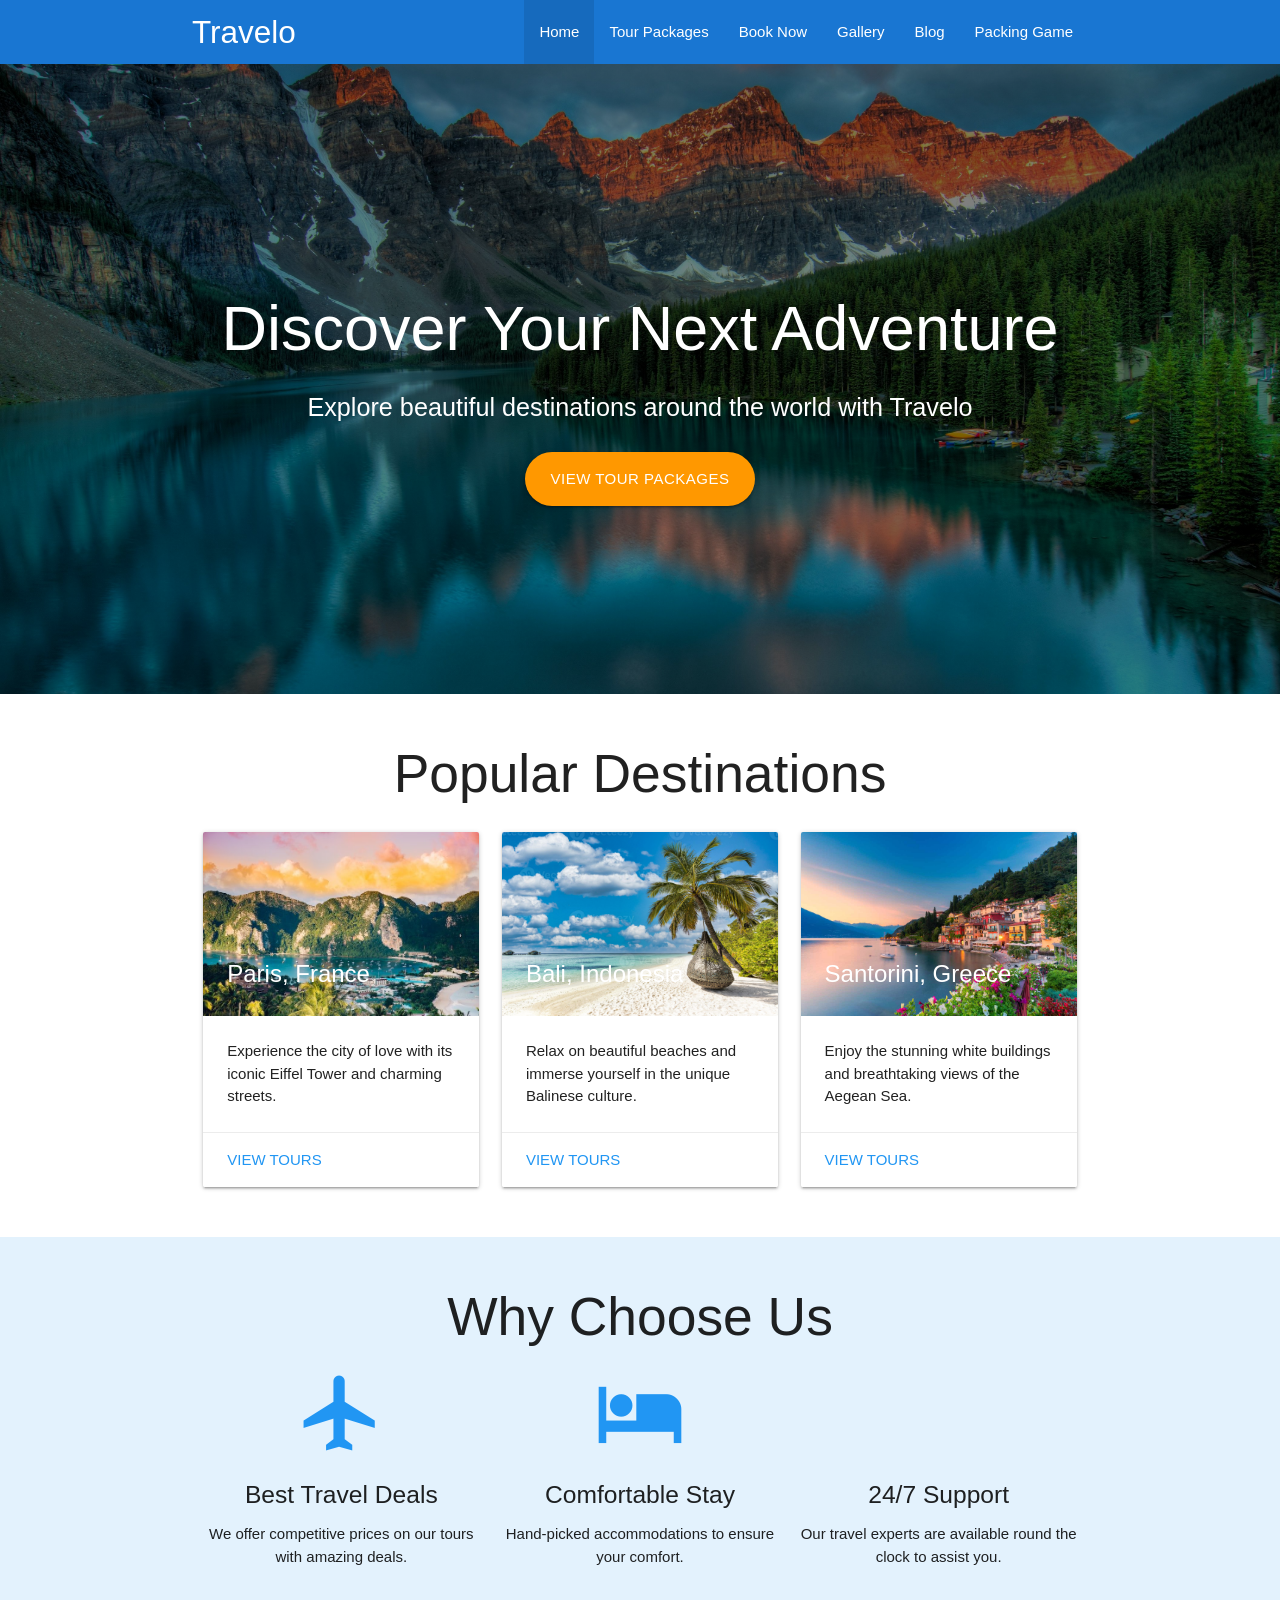
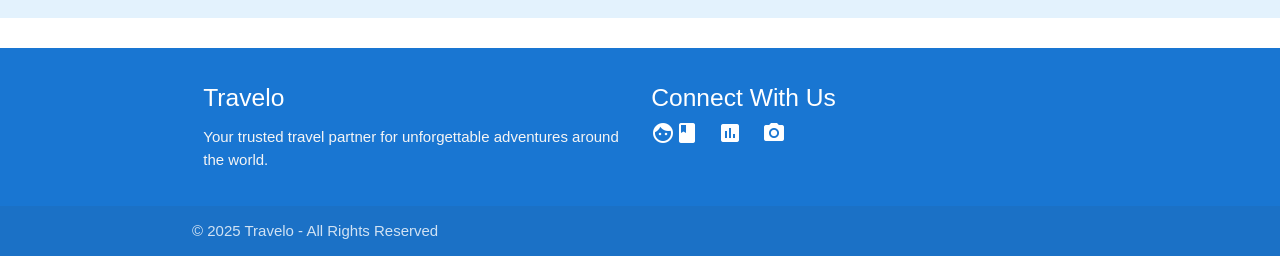
<file: index.html>
<!DOCTYPE html>
<html lang="en">
<head>
    <meta charset="UTF-8">
    <title>Travelo - Your Travel Guide</title>
    <link rel="stylesheet" href="https://cdnjs.cloudflare.com/ajax/libs/materialize/1.0.0/css/materialize.min.css">
    <link href="https://fonts.googleapis.com/icon?family=Material+Icons" rel="stylesheet">
    <link rel="stylesheet" href="css/style.css">
    <style>
        .hero-section {
            height: 70vh;
            background: linear-gradient(rgba(0,0,0,0.5), rgba(0,0,0,0.5)), url('images/hero-bg.jpg');
            background-size: cover;
            background-position: center;
            color: white;
            display: flex;
            align-items: center;
            justify-content: center;
            text-align: center;
        }
        .destination-card {
            transition: transform 0.3s;
        }
        .destination-card:hover {
            transform: translateY(-10px);
        }
    </style>
</head>
<body>
    <nav class="blue darken-2">
        <div class="nav-wrapper container">
            <a href="index.html" class="brand-logo">Travelo</a>
            <ul class="right">
                <li class="active"><a href="index.html">Home</a></li>
                <li><a href="packages.html">Tour Packages</a></li>
                <li><a href="reservation.html">Book Now</a></li>
                <li><a href="gallery.html">Gallery</a></li>
                <li><a href="blog.html">Blog</a></li>
                <li><a href="game.html">Packing Game</a></li>
            </ul>
        </div>
    </nav>

    <div class="hero-section">
        <div class="container">
            <h1>Discover Your Next Adventure</h1>
            <p class="flow-text">Explore beautiful destinations around the world with Travelo</p>
            <a href="packages.html" class="btn-large waves-effect waves-light orange">View Tour Packages</a>
        </div>
    </div>

    <div class="container section">
        <h2 class="center-align">Popular Destinations</h2>
        <div class="row">
            <div class="col l4">
                <div class="card destination-card">
                    <div class="card-image">
                        <img src="images/placeholder1.jpg" alt="Destination 1">
                        <span class="card-title">Paris, France</span>
                    </div>
                    <div class="card-content">
                        <p>Experience the city of love with its iconic Eiffel Tower and charming streets.</p>
                    </div>
                    <div class="card-action">
                        <a href="packages.html" class="blue-text">View Tours</a>
                    </div>
                </div>
            </div>
            <div class="col l4">
                <div class="card destination-card">
                    <div class="card-image">
                        <img src="images/placeholder2.jpg" alt="Destination 2">
                        <span class="card-title">Bali, Indonesia</span>
                    </div>
                    <div class="card-content">
                        <p>Relax on beautiful beaches and immerse yourself in the unique Balinese culture.</p>
                    </div>
                    <div class="card-action">
                        <a href="packages.html" class="blue-text">View Tours</a>
                    </div>
                </div>
            </div>
            <div class="col l4">
                <div class="card destination-card">
                    <div class="card-image">
                        <img src="images/placeholder3.jpg" alt="Destination 3">
                        <span class="card-title">Santorini, Greece</span>
                    </div>
                    <div class="card-content">
                        <p>Enjoy the stunning white buildings and breathtaking views of the Aegean Sea.</p>
                    </div>
                    <div class="card-action">
                        <a href="packages.html" class="blue-text">View Tours</a>
                    </div>
                </div>
            </div>
        </div>
    </div>

    <div class="blue lighten-5 section">
        <div class="container">
            <h2 class="center-align">Why Choose Us</h2>
            <div class="row">
                <div class="col l4 center-align">
                    <i class="material-icons large blue-text">flight</i>
                    <h5>Best Travel Deals</h5>
                    <p>We offer competitive prices on our tours with amazing deals.</p>
                </div>
                <div class="col l4 center-align">
                    <i class="material-icons large blue-text">hotel</i>
                    <h5>Comfortable Stay</h5>
                    <p>Hand-picked accommodations to ensure your comfort.</p>
                </div>
                <div class="col l4 center-align">
                    <i class="material-icons large blue-text">support_agent</i>
                    <h5>24/7 Support</h5>
                    <p>Our travel experts are available round the clock to assist you.</p>
                </div>
            </div>
        </div>
    </div>

    <footer class="page-footer blue darken-2">
        <div class="container">
            <div class="row">
                <div class="col l6">
                    <h5 class="white-text">Travelo</h5>
                    <p class="grey-text text-lighten-4">Your trusted travel partner for unforgettable adventures around the world.</p>
                </div>
                <div class="col l6">
                    <h5 class="white-text">Connect With Us</h5>
                    <div class="social-links">
                        <a href="#" class="white-text"><i class="material-icons">facebook</i></a>
                        <a href="#" class="white-text"><i class="material-icons">insert_chart</i></a>
                        <a href="#" class="white-text"><i class="material-icons">photo_camera</i></a>
                    </div>
                </div>
            </div>
        </div>
        <div class="footer-copyright">
            <div class="container">
                © 2025 Travelo - All Rights Reserved
            </div>
        </div>
    </footer>

    <script src="https://code.jquery.com/jquery-3.6.0.min.js"></script>
    <script src="https://cdnjs.cloudflare.com/ajax/libs/materialize/1.0.0/js/materialize.min.js"></script>
    <script src="scripts/main.js"></script>
</body>
</html>
</file>
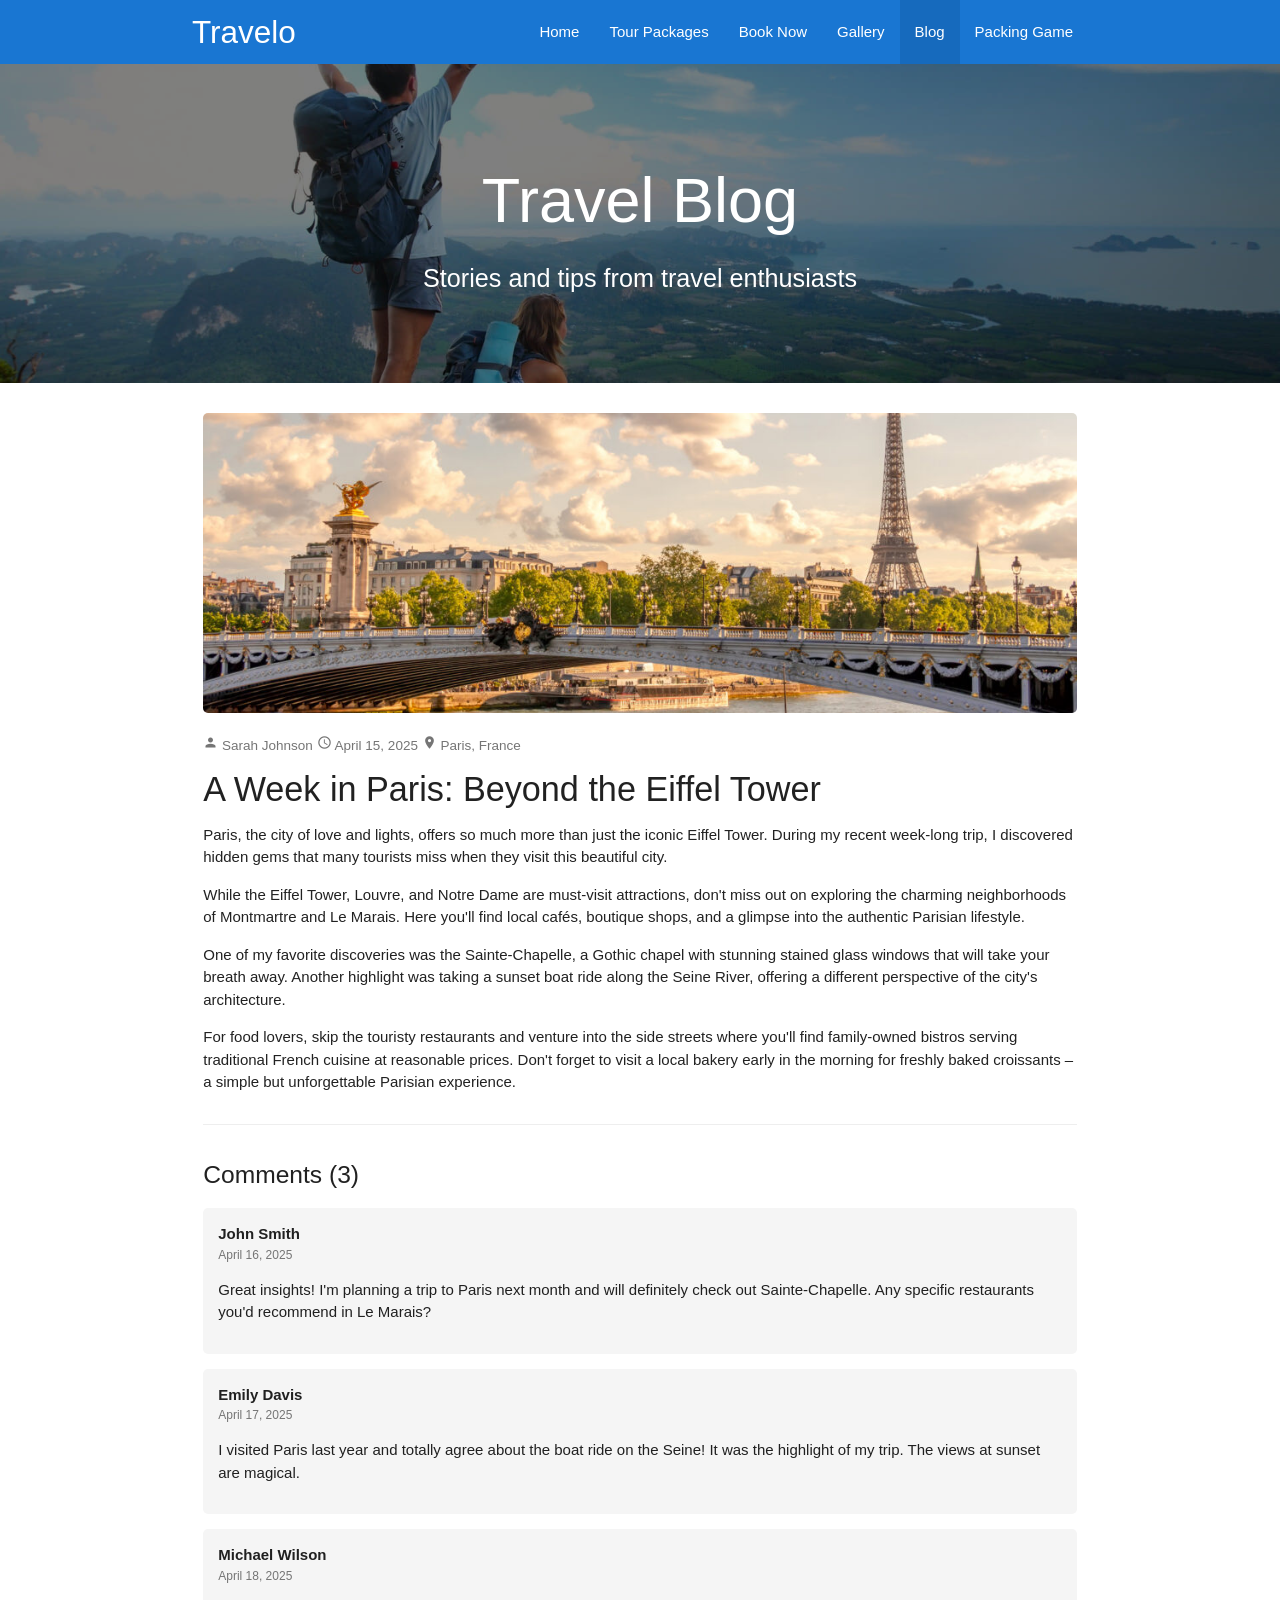
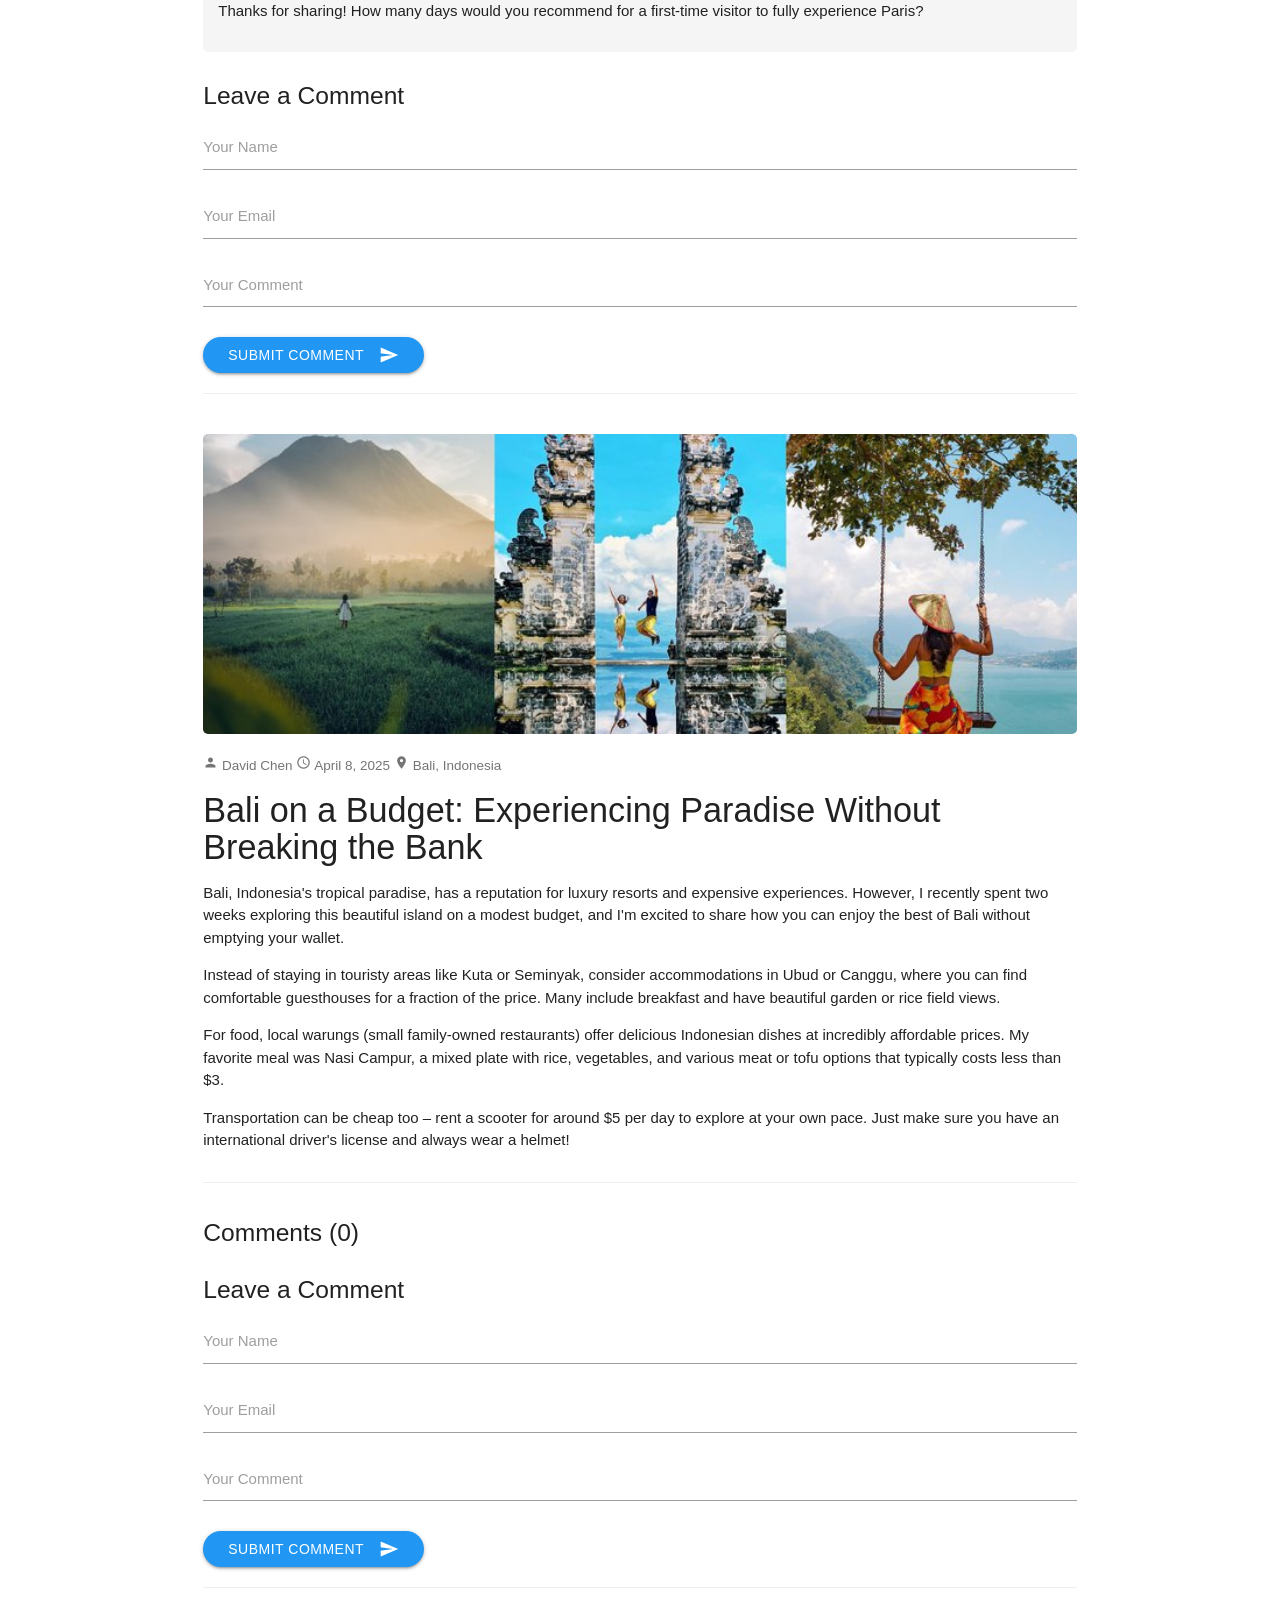
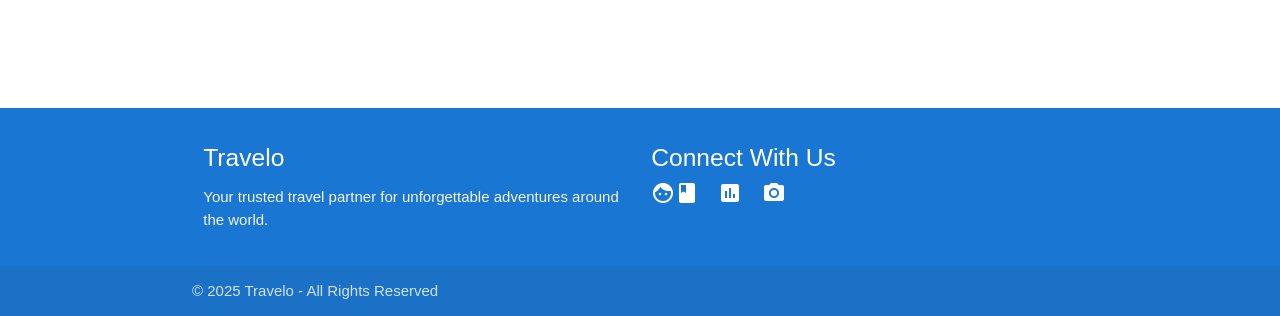
<file: blog.html>
<!DOCTYPE html>
<html lang="en">
<head>
    <meta charset="UTF-8">
    <meta name="viewport" content="width=device-width, initial-scale=1.0">
    <title>Travel Blog - Travelo</title>
    <link rel="stylesheet" href="https://cdnjs.cloudflare.com/ajax/libs/materialize/1.0.0/css/materialize.min.css">
    <link href="https://fonts.googleapis.com/icon?family=Material+Icons" rel="stylesheet">
    <link rel="stylesheet" href="css/style.css">
    <style>
        .blog-header {
            background: linear-gradient(rgba(0,0,0,0.5), rgba(0,0,0,0.5)), url('images/blog-bg.jpg');
            background-size: cover;
            background-position: center;
            color: white;
            padding: 60px 0;
            text-align: center;
        }
        .blog-container {
            padding: 30px 0;
        }
        .blog-post {
            margin-bottom: 40px;
            border-bottom: 1px solid #eee;
            padding-bottom: 20px;
        }
        .blog-image {
            width: 100%;
            height: 300px;
            object-fit: cover;
            border-radius: 5px;
            margin-bottom: 15px;
        }
        .blog-meta {
            color: #757575;
            margin-bottom: 15px;
            font-size: 0.9rem;
        }
        .blog-title {
            margin-top: 0;
        }
        .comment-section {
            margin-top: 30px;
            padding-top: 20px;
            border-top: 1px solid #eee;
        }
        .comment {
            padding: 15px;
            background-color: #f5f5f5;
            border-radius: 5px;
            margin-bottom: 15px;
        }
        .comment-author {
            font-weight: bold;
        }
        .comment-date {
            font-size: 0.8rem;
            color: #757575;
        }
        .comment-form {
            margin-top: 30px;
        }
        #comments-list {
            margin-top: 20px;
        }
    </style>
</head>
<body>
    <nav class="blue darken-2">
        <div class="nav-wrapper container">
            <a href="index.html" class="brand-logo">Travelo</a>
            <a href="#" data-target="mobile-nav" class="sidenav-trigger"><i class="material-icons">menu</i></a>
            <ul class="right hide-on-med-and-down">
                <li><a href="index.html">Home</a></li>
                <li><a href="packages.html">Tour Packages</a></li>
                <li><a href="reservation.html">Book Now</a></li>
                <li><a href="gallery.html">Gallery</a></li>
                <li class="active"><a href="blog.html">Blog</a></li>
                <li><a href="game.html">Packing Game</a></li>
            </ul>
        </div>
    </nav>
    
    <ul class="sidenav" id="mobile-nav">
        <li><a href="index.html">Home</a></li>
        <li><a href="packages.html">Tour Packages</a></li>
        <li><a href="reservation.html">Book Now</a></li>
        <li><a href="gallery.html">Gallery</a></li>
        <li class="active"><a href="blog.html">Blog</a></li>
        <li><a href="game.html">Packing Game</a></li>
    </ul>

    <div class="blog-header">
        <div class="container">
            <h1>Travel Blog</h1>
            <p class="flow-text">Stories and tips from travel enthusiasts</p>
        </div>
    </div>

    <div class="container blog-container">
        <div class="row">
            <div class="col s12">
                <div id="blog-post1" class="blog-post">
                    <img src="images/blog1.jpg" alt="Blog Image 1" class="blog-image">
                    <div class="blog-meta">
                        <span><i class="tiny material-icons">person</i> Sarah Johnson</span>
                        <span><i class="tiny material-icons">access_time</i> April 15, 2025</span>
                        <span><i class="tiny material-icons">place</i> Paris, France</span>
                    </div>
                    <h4 class="blog-title">A Week in Paris: Beyond the Eiffel Tower</h4>
                    <p>Paris, the city of love and lights, offers so much more than just the iconic Eiffel Tower. During my recent week-long trip, I discovered hidden gems that many tourists miss when they visit this beautiful city.</p>
                    <p>While the Eiffel Tower, Louvre, and Notre Dame are must-visit attractions, don't miss out on exploring the charming neighborhoods of Montmartre and Le Marais. Here you'll find local cafés, boutique shops, and a glimpse into the authentic Parisian lifestyle.</p>
                    <p>One of my favorite discoveries was the Sainte-Chapelle, a Gothic chapel with stunning stained glass windows that will take your breath away. Another highlight was taking a sunset boat ride along the Seine River, offering a different perspective of the city's architecture.</p>
                    <p>For food lovers, skip the touristy restaurants and venture into the side streets where you'll find family-owned bistros serving traditional French cuisine at reasonable prices. Don't forget to visit a local bakery early in the morning for freshly baked croissants – a simple but unforgettable Parisian experience.</p>
                    <div class="comment-section">
                        <h5>Comments (3)</h5>
                        <div id="comments-list">
                            <div class="comment">
                                <div class="comment-author">John Smith</div>
                                <div class="comment-date">April 16, 2025</div>
                                <p>Great insights! I'm planning a trip to Paris next month and will definitely check out Sainte-Chapelle. Any specific restaurants you'd recommend in Le Marais?</p>
                            </div>
                            <div class="comment">
                                <div class="comment-author">Emily Davis</div>
                                <div class="comment-date">April 17, 2025</div>
                                <p>I visited Paris last year and totally agree about the boat ride on the Seine! It was the highlight of my trip. The views at sunset are magical.</p>
                            </div>
                            <div class="comment">
                                <div class="comment-author">Michael Wilson</div>
                                <div class="comment-date">April 18, 2025</div>
                                <p>Thanks for sharing! How many days would you recommend for a first-time visitor to fully experience Paris?</p>
                            </div>
                        </div>
                        
                        <div class="comment-form">
                            <h5>Leave a Comment</h5>
                            <form id="comment-form">
                                <div class="input-field">
                                    <input id="comment-name" type="text" class="validate" required>
                                    <label for="comment-name">Your Name</label>
                                </div>
                                <div class="input-field">
                                    <input id="comment-email" type="email" class="validate" required>
                                    <label for="comment-email">Your Email</label>
                                </div>
                                <div class="input-field">
                                    <textarea id="comment-text" class="materialize-textarea" required></textarea>
                                    <label for="comment-text">Your Comment</label>
                                </div>
                                <button class="btn waves-effect waves-light blue" type="submit">
                                    Submit Comment
                                    <i class="material-icons right">send</i>
                                </button>
                            </form>
                        </div>
                    </div>
                </div>
                
                <div id="blog-post2" class="blog-post">
                    <img src="images/blog2.jpg" alt="Blog Image 2" class="blog-image">
                    <div class="blog-meta">
                        <span><i class="tiny material-icons">person</i> David Chen</span>
                        <span><i class="tiny material-icons">access_time</i> April 8, 2025</span>
                        <span><i class="tiny material-icons">place</i> Bali, Indonesia</span>
                    </div>
                    <h4 class="blog-title">Bali on a Budget: Experiencing Paradise Without Breaking the Bank</h4>
                    <p>Bali, Indonesia's tropical paradise, has a reputation for luxury resorts and expensive experiences. However, I recently spent two weeks exploring this beautiful island on a modest budget, and I'm excited to share how you can enjoy the best of Bali without emptying your wallet.</p>
                    <p>Instead of staying in touristy areas like Kuta or Seminyak, consider accommodations in Ubud or Canggu, where you can find comfortable guesthouses for a fraction of the price. Many include breakfast and have beautiful garden or rice field views.</p>
                    <p>For food, local warungs (small family-owned restaurants) offer delicious Indonesian dishes at incredibly affordable prices. My favorite meal was Nasi Campur, a mixed plate with rice, vegetables, and various meat or tofu options that typically costs less than $3.</p>
                    <p>Transportation can be cheap too – rent a scooter for around $5 per day to explore at your own pace. Just make sure you have an international driver's license and always wear a helmet!</p>
                    <div class="comment-section">
                        <h5>Comments (0)</h5>
                        <div id="comments-list-post2">
                            <!-- Comments will appear here -->
                        </div>
                        
                        <div class="comment-form">
                            <h5>Leave a Comment</h5>
                            <form id="comment-form-post2">
                                <div class="input-field">
                                    <input id="comment-name-post2" type="text" class="validate" required>
                                    <label for="comment-name-post2">Your Name</label>
                                </div>
                                <div class="input-field">
                                    <input id="comment-email-post2" type="email" class="validate" required>
                                    <label for="comment-email-post2">Your Email</label>
                                </div>
                                <div class="input-field">
                                    <textarea id="comment-text-post2" class="materialize-textarea" required></textarea>
                                    <label for="comment-text-post2">Your Comment</label>
                                </div>
                                <button class="btn waves-effect waves-light blue" type="submit">
                                    Submit Comment
                                    <i class="material-icons right">send</i>
                                </button>
                            </form>
                        </div>
                    </div>
                </div>
            </div>
        </div>
    </div>

    <footer class="page-footer blue darken-2">
        <div class="container">
            <div class="row">
                <div class="col s12 m6">
                    <h5 class="white-text">Travelo</h5>
                    <p class="grey-text text-lighten-4">Your trusted travel partner for unforgettable adventures around the world.</p>
                </div>
                <div class="col s12 m6">
                    <h5 class="white-text">Connect With Us</h5>
                    <div class="social-links">
                        <a href="#" class="white-text"><i class="material-icons">facebook</i></a>
                        <a href="#" class="white-text"><i class="material-icons">insert_chart</i></a>
                        <a href="#" class="white-text"><i class="material-icons">photo_camera</i></a>
                    </div>
                </div>
            </div>
        </div>
        <div class="footer-copyright">
            <div class="container">
                © 2025 Travelo - All Rights Reserved
            </div>
        </div>
    </footer>

    <script src="https://code.jquery.com/jquery-3.6.0.min.js"></script>
    <script src="https://cdnjs.cloudflare.com/ajax/libs/materialize/1.0.0/js/materialize.min.js"></script>
    <script src="scripts/blog.js"></script>
</body>
</html>
</file>
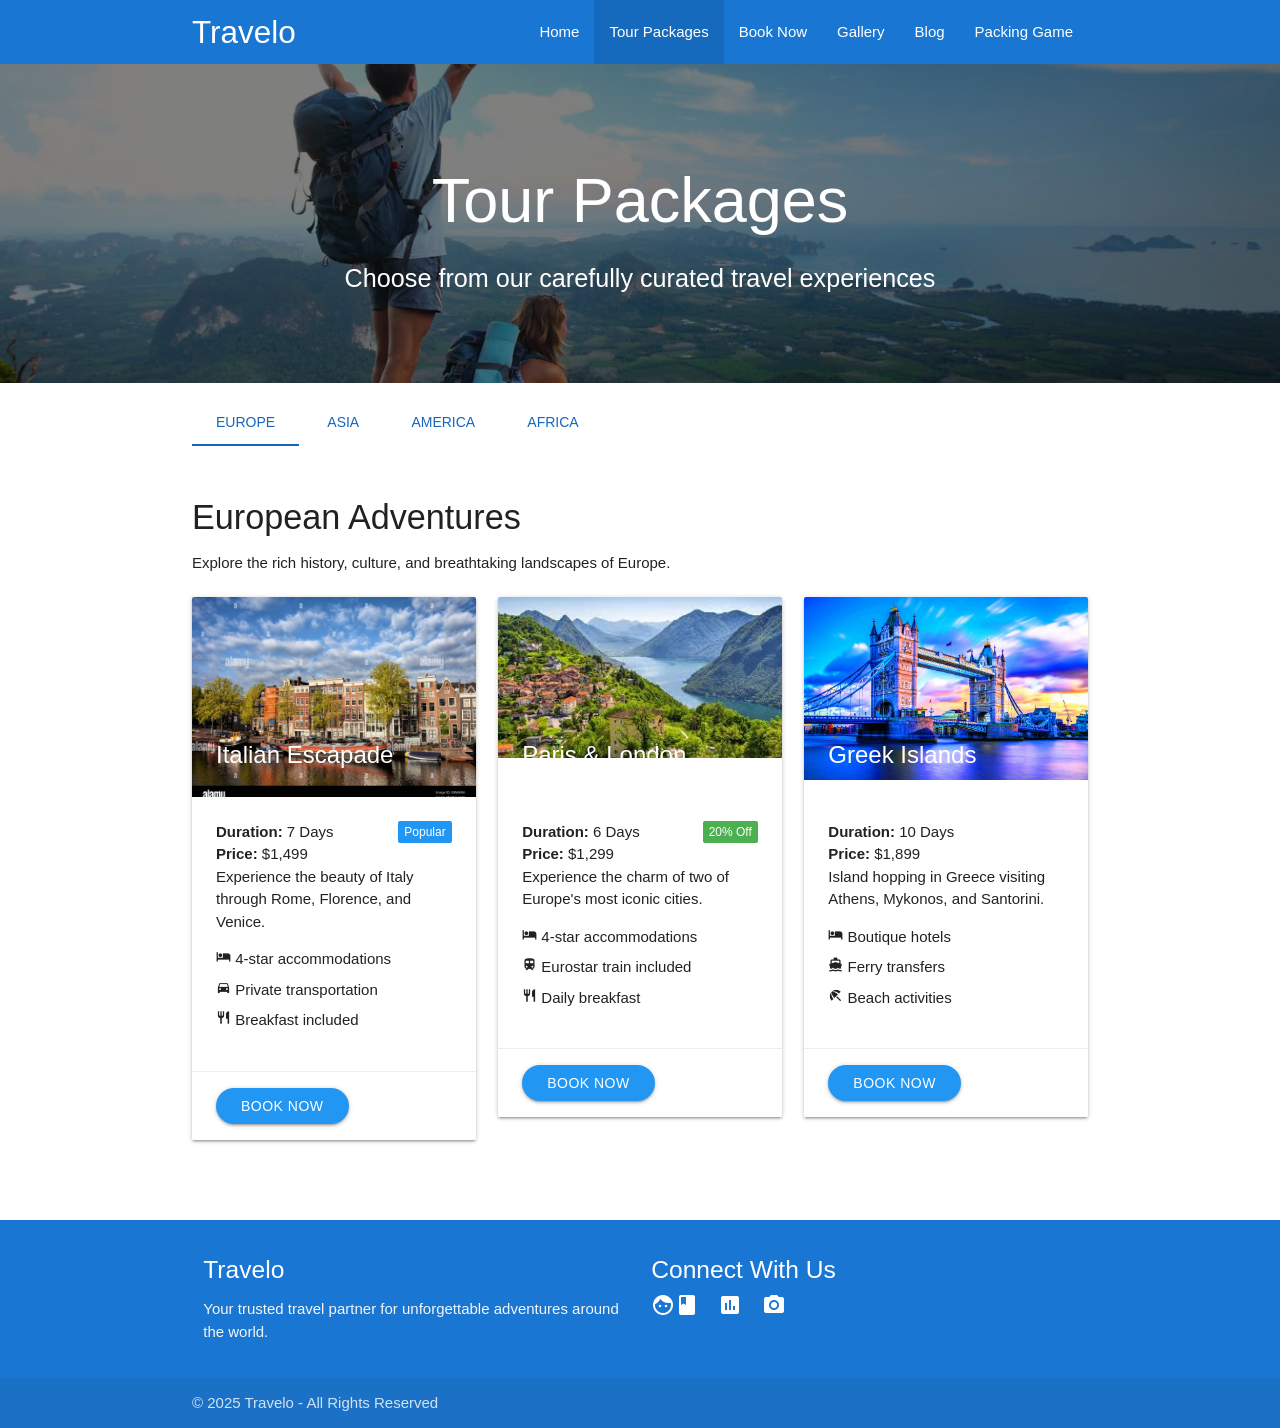
<file: packages.html>
<!DOCTYPE html>
<html lang="en">
<head>
    <meta charset="UTF-8">
    <meta name="viewport" content="width=device-width, initial-scale=1.0">
    <title>Tour Packages - Travelo</title>
    <link rel="stylesheet" href="https://cdnjs.cloudflare.com/ajax/libs/materialize/1.0.0/css/materialize.min.css">
    <link href="https://fonts.googleapis.com/icon?family=Material+Icons" rel="stylesheet">
    <link rel="stylesheet" href="css/style.css">
    <style>
        .package-header {
            background: linear-gradient(rgba(0,0,0,0.5), rgba(0,0,0,0.5)), url('images/package-bg.jpg');
            background-size: cover;
            background-position: center;
            color: white;
            padding: 60px 0;
            text-align: center;
        }
        .package-card {
            height: 100%;
        }
        .package-card .card-image {
            height: 200px;
            overflow: hidden;
        }
        .package-features {
            margin-top: 15px;
        }
        .package-features li {
            margin-bottom: 8px;
        }
        .tabs .tab a {
            color: #1565C0;
        }
        .tabs .tab a:hover,
        .tabs .tab a.active {
            background-color: transparent;
            color: #1565C0;
        }
        .tabs .indicator {
            background-color: #1565C0;
        }
        .tabs-content {
            display: block;
            width: 100%;
        }
    </style>
</head>
<body>
    <nav class="blue darken-2">
        <div class="nav-wrapper container">
            <a href="index.html" class="brand-logo">Travelo</a>
            <a href="#" data-target="mobile-nav" class="sidenav-trigger"><i class="material-icons">menu</i></a>
            <ul class="right hide-on-med-and-down">
                <li><a href="index.html">Home</a></li>
                <li class="active"><a href="packages.html">Tour Packages</a></li>
                <li><a href="reservation.html">Book Now</a></li>
                <li><a href="gallery.html">Gallery</a></li>
                <li><a href="blog.html">Blog</a></li>
                <li><a href="game.html">Packing Game</a></li>
            </ul>
        </div>
    </nav>
    
    <ul class="sidenav" id="mobile-nav">
        <li><a href="index.html">Home</a></li>
        <li class="active"><a href="packages.html">Tour Packages</a></li>
        <li><a href="reservation.html">Book Now</a></li>
        <li><a href="gallery.html">Gallery</a></li>
        <li><a href="blog.html">Blog</a></li>
        <li><a href="game.html">Packing Game</a></li>
    </ul>

    <div class="package-header">
        <div class="container">
            <h1>Tour Packages</h1>
            <p class="flow-text">Choose from our carefully curated travel experiences</p>
        </div>
    </div>

    <div class="container section">
        <ul class="tabs">
            <li class="tab col s3"><a class="active" href="#europe">Europe</a></li>
            <li class="tab col s3"><a href="#asia">Asia</a></li>
            <li class="tab col s3"><a href="#america">America</a></li>
            <li class="tab col s3"><a href="#africa">Africa</a></li>
        </ul>
    </div>

    <div class="container section">
        <div class="tabs-content">
            <div id="europe" class="col s12">
                <h4>European Adventures</h4>
                <p>Explore the rich history, culture, and breathtaking landscapes of Europe.</p>
                
                <div class="row">
                    <div class="col s12 m6 l4">
                        <div class="card package-card">
                            <div class="card-image">
                                <img src="images/europe1.jpg" alt="European Tour 1">
                                <span class="card-title">Italian Escapade</span>
                            </div>
                            <div class="card-content">
                                <span class="new badge blue" data-badge-caption="Popular"></span>
                                <p><b>Duration:</b> 7 Days</p>
                                <p><b>Price:</b> $1,499</p>
                                <p>Experience the beauty of Italy through Rome, Florence, and Venice.</p>
                                <ul class="package-features">
                                    <li><i class="tiny material-icons">hotel</i> 4-star accommodations</li>
                                    <li><i class="tiny material-icons">directions_car</i> Private transportation</li>
                                    <li><i class="tiny material-icons">restaurant</i> Breakfast included</li>
                                </ul>
                            </div>
                            <div class="card-action">
                                <a href="reservation.html" class="btn blue waves-effect waves-light">Book Now</a>
                            </div>
                        </div>
                    </div>
                    
                    <div class="col s12 m6 l4">
                        <div class="card package-card">
                            <div class="card-image">
                                <img src="images/europe2.jpg" alt="European Tour 2">
                                <span class="card-title">Paris & London</span>
                            </div>
                            <div class="card-content">
                                <span class="new badge green" data-badge-caption="20% Off"></span>
                                <p><b>Duration:</b> 6 Days</p>
                                <p><b>Price:</b> $1,299</p>
                                <p>Experience the charm of two of Europe's most iconic cities.</p>
                                <ul class="package-features">
                                    <li><i class="tiny material-icons">hotel</i> 4-star accommodations</li>
                                    <li><i class="tiny material-icons">train</i> Eurostar train included</li>
                                    <li><i class="tiny material-icons">restaurant</i> Daily breakfast</li>
                                </ul>
                            </div>
                            <div class="card-action">
                                <a href="reservation.html" class="btn blue waves-effect waves-light">Book Now</a>
                            </div>
                        </div>
                    </div>
                    
                    <div class="col s12 m6 l4">
                        <div class="card package-card">
                            <div class="card-image">
                                <img src="images/europe3.jpg" alt="European Tour 3">
                                <span class="card-title">Greek Islands</span>
                            </div>
                            <div class="card-content">
                                <p><b>Duration:</b> 10 Days</p>
                                <p><b>Price:</b> $1,899</p>
                                <p>Island hopping in Greece visiting Athens, Mykonos, and Santorini.</p>
                                <ul class="package-features">
                                    <li><i class="tiny material-icons">hotel</i> Boutique hotels</li>
                                    <li><i class="tiny material-icons">directions_boat</i> Ferry transfers</li>
                                    <li><i class="tiny material-icons">beach_access</i> Beach activities</li>
                                </ul>
                            </div>
                            <div class="card-action">
                                <a href="reservation.html" class="btn blue waves-effect waves-light">Book Now</a>
                            </div>
                        </div>
                    </div>
                </div>
            </div>

            <div id="asia" class="col s12">
                <h4>Asian Experiences</h4>
                <p>Discover the vibrant cultures and stunning landscapes of Asia.</p>
                
                <div class="row">
                    <div class="col s12 m6 l4">
                        <div class="card package-card">
                            <div class="card-image">
                                <img src="images/asia1.jpg" alt="Asian Tour 1">
                                <span class="card-title">Thailand Adventure</span>
                            </div>
                            <div class="card-content">
                                <p><b>Duration:</b> 8 Days</p>
                                <p><b>Price:</b> $1,199</p>
                                <p>Explore Bangkok, Chiang Mai, and the beautiful beaches of Phuket.</p>
                                <ul class="package-features">
                                    <li><i class="tiny material-icons">hotel</i> 4-star accommodations</li>
                                    <li><i class="tiny material-icons">flight</i> Internal flights included</li>
                                    <li><i class="tiny material-icons">spa</i> Thai massage experience</li>
                                </ul>
                            </div>
                            <div class="card-action">
                                <a href="reservation.html" class="btn blue waves-effect waves-light">Book Now</a>
                            </div>
                        </div>
                    </div>
                    
                    <div class="col s12 m6 l4">
                        <div class="card package-card">
                            <div class="card-image">
                                <img src="images/asia2.jpg" alt="Asian Tour 2">
                                <span class="card-title">Japan Explorer</span>
                            </div>
                            <div class="card-content">
                                <span class="new badge blue" data-badge-caption="Popular"></span>
                                <p><b>Duration:</b> 9 Days</p>
                                <p><b>Price:</b> $2,299</p>
                                <p>Discover the wonders of Tokyo, Kyoto, and Osaka.</p>
                                <ul class="package-features">
                                    <li><i class="tiny material-icons">hotel</i> Centrally located hotels</li>
                                    <li><i class="tiny material-icons">train</i> Bullet train passes</li>
                                    <li><i class="tiny material-icons">restaurant</i> Traditional dinner included</li>
                                </ul>
                            </div>
                            <div class="card-action">
                                <a href="reservation.html" class="btn blue waves-effect waves-light">Book Now</a>
                            </div>
                        </div>
                    </div>
                </div>
            </div>

            <div id="america" class="col s12">
                <h4>American Journeys</h4>
                <p>Experience the diverse landscapes and cultures across the Americas.</p>
                
                <div class="row">
                    <div class="col s12 m6 l4">
                        <div class="card package-card">
                            <div class="card-image">
                                <img src="images/america1.jpg" alt="American Tour 1">
                                <span class="card-title">New York City</span>
                            </div>
                            <div class="card-content">
                                <p><b>Duration:</b> 5 Days</p>
                                <p><b>Price:</b> $1,099</p>
                                <p>Experience the hustle and bustle of the Big Apple.</p>
                                <ul class="package-features">
                                    <li><i class="tiny material-icons">hotel</i> Manhattan hotel</li>
                                    <li><i class="tiny material-icons">directions_walk</i> Walking tours</li>
                                    <li><i class="tiny material-icons">local_activity</i> Broadway show ticket</li>
                                </ul>
                            </div>
                            <div class="card-action">
                                <a href="reservation.html" class="btn blue waves-effect waves-light">Book Now</a>
                            </div>
                        </div>
                    </div>
                </div>
            </div>

            <div id="africa" class="col s12">
                <h4>African Safaris</h4>
                <p>Embark on unforgettable adventures across the diverse landscapes of Africa.</p>
                
                <div class="row">
                    <div class="col s12 m6 l4">
                        <div class="card package-card">
                            <div class="card-image">
                                <img src="images/africa1.jpg" alt="African Tour 1">
                                <span class="card-title">Kenya Safari</span>
                            </div>
                            <div class="card-content">
                                <p><b>Duration:</b> 7 Days</p>
                                <p><b>Price:</b> $2,499</p>
                                <p>Witness the incredible wildlife in their natural habitat.</p>
                                <ul class="package-features">
                                    <li><i class="tiny material-icons">hotel</i> Luxury safari lodges</li>
                                    <li><i class="tiny material-icons">directions_car</i> 4x4 safari vehicles</li>
                                    <li><i class="tiny material-icons">photo_camera</i> Professional guide</li>
                                </ul>
                            </div>
                            <div class="card-action">
                                <a href="reservation.html" class="btn blue waves-effect waves-light">Book Now</a>
                            </div>
                        </div>
                    </div>
                </div>
            </div>
        </div>
    </div>

    <footer class="page-footer blue darken-2">
        <div class="container">
            <div class="row">
                <div class="col s12 m6">
                    <h5 class="white-text">Travelo</h5>
                    <p class="grey-text text-lighten-4">Your trusted travel partner for unforgettable adventures around the world.</p>
                </div>
                <div class="col s12 m6">
                    <h5 class="white-text">Connect With Us</h5>
                    <div class="social-links">
                        <a href="#" class="white-text"><i class="material-icons">facebook</i></a>
                        <a href="#" class="white-text"><i class="material-icons">insert_chart</i></a>
                        <a href="#" class="white-text"><i class="material-icons">photo_camera</i></a>
                    </div>
                </div>
            </div>
        </div>
        <div class="footer-copyright">
            <div class="container">
                © 2025 Travelo - All Rights Reserved
            </div>
        </div>
    </footer>

    <script src="https://code.jquery.com/jquery-3.6.0.min.js"></script>
    <script src="https://cdnjs.cloudflare.com/ajax/libs/materialize/1.0.0/js/materialize.min.js"></script>
    <script src="scripts/main.js"></script>
</body>
</html>
</file>
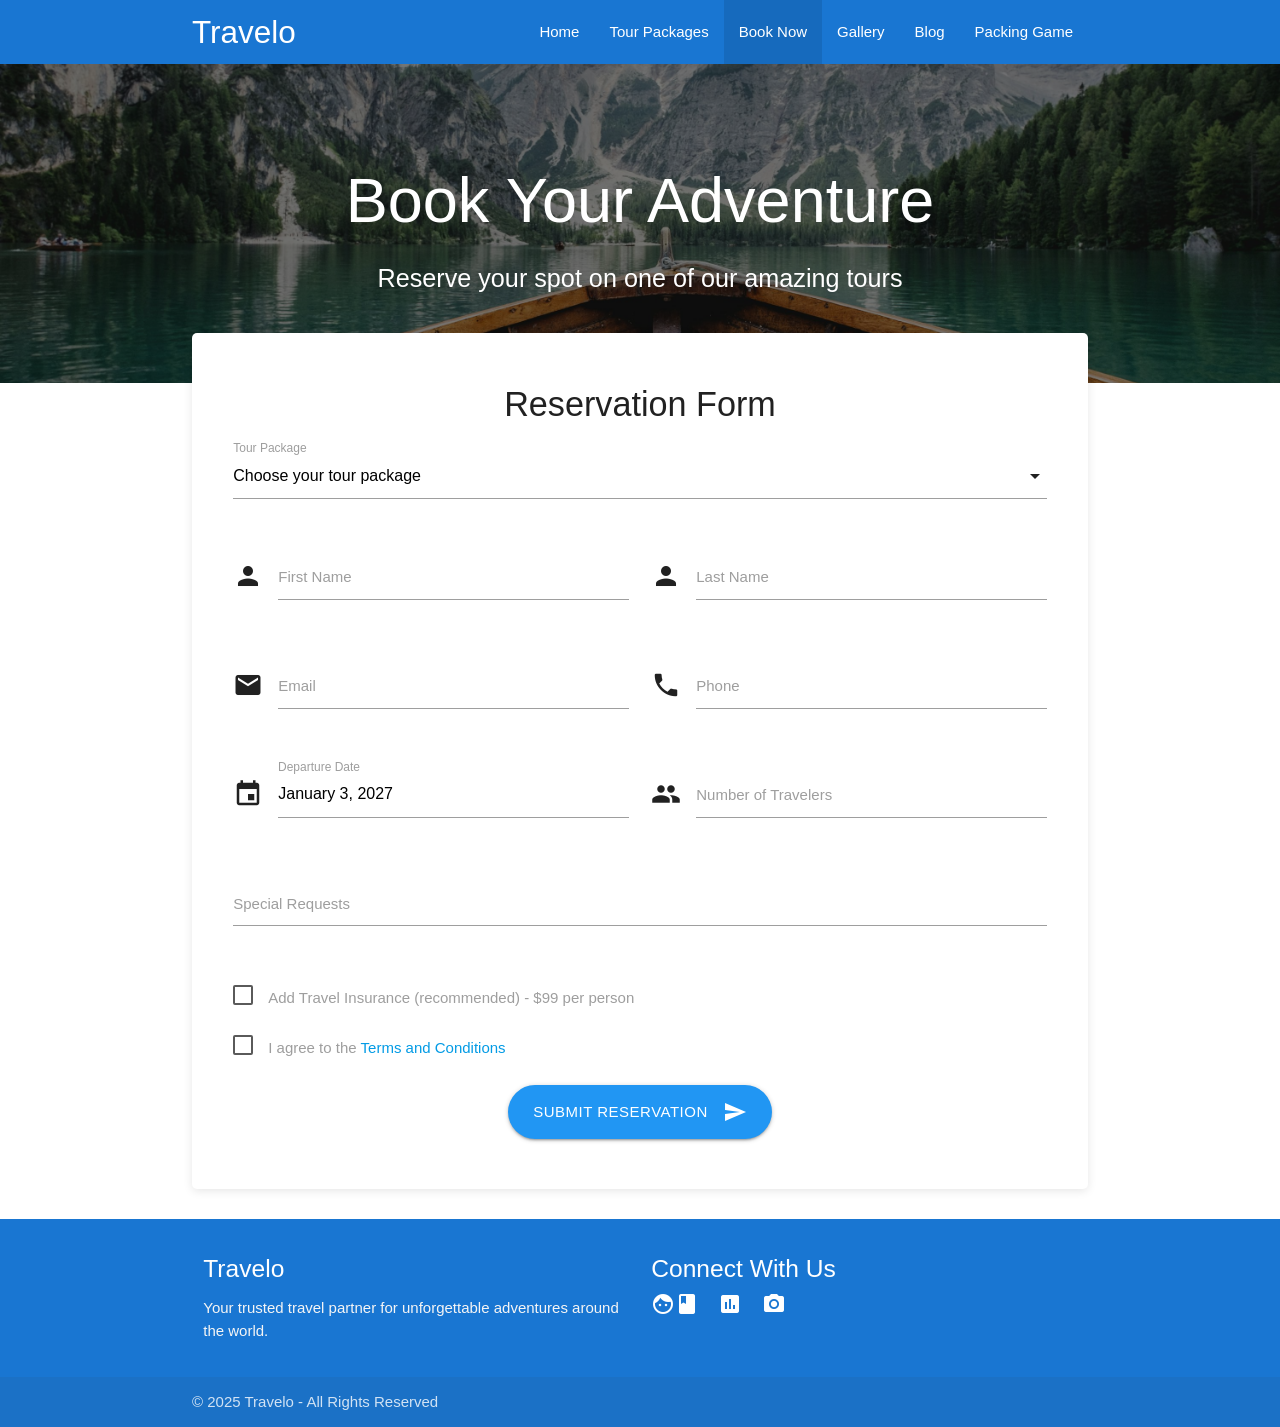
<file: reservation.html>
<!DOCTYPE html>
<html lang="en">
<head>
    <meta charset="UTF-8">
    <meta name="viewport" content="width=device-width, initial-scale=1.0">
    <title>Reservation - Travelo</title>
    <link rel="stylesheet" href="https://cdnjs.cloudflare.com/ajax/libs/materialize/1.0.0/css/materialize.min.css">
    <link href="https://fonts.googleapis.com/icon?family=Material+Icons" rel="stylesheet">
    <link rel="stylesheet" href="css/style.css">
    <style>
        .form-header {
            background: linear-gradient(rgba(0,0,0,0.5), rgba(0,0,0,0.5)), url('images/reservation-bg.jpg');
            background-size: cover;
            background-position: center;
            color: white;
            padding: 60px 0;
            text-align: center;
        }
        .form-container {
            background-color: white;
            padding: 30px;
            border-radius: 5px;
            box-shadow: 0 2px 10px rgba(0,0,0,0.1);
            margin-top: -50px;
            position: relative;
        }
        .input-field {
            margin-bottom: 20px;
        }
        .checkbox-container {
            margin: 25px 0;
        }
        #booking-summary {
            display: none;
            padding: 20px;
            margin: 20px 0;
            border-radius: 5px;
        }
    </style>
</head>
<body>
    <nav class="blue darken-2">
        <div class="nav-wrapper container">
            <a href="index.html" class="brand-logo">Travelo</a>
            <a href="#" data-target="mobile-nav" class="sidenav-trigger"><i class="material-icons">menu</i></a>
            <ul class="right hide-on-med-and-down">
                <li><a href="index.html">Home</a></li>
                <li><a href="packages.html">Tour Packages</a></li>
                <li class="active"><a href="reservation.html">Book Now</a></li>
                <li><a href="gallery.html">Gallery</a></li>
                <li><a href="blog.html">Blog</a></li>
                <li><a href="game.html">Packing Game</a></li>
            </ul>
        </div>
    </nav>
    
    <ul class="sidenav" id="mobile-nav">
        <li><a href="index.html">Home</a></li>
        <li><a href="packages.html">Tour Packages</a></li>
        <li class="active"><a href="reservation.html">Book Now</a></li>
        <li><a href="gallery.html">Gallery</a></li>
        <li><a href="blog.html">Blog</a></li>
        <li><a href="game.html">Packing Game</a></li>
    </ul>

    <div class="form-header">
        <div class="container">
            <h1>Book Your Adventure</h1>
            <p class="flow-text">Reserve your spot on one of our amazing tours</p>
        </div>
    </div>

    <div class="container">
        <div class="form-container">
            <div class="row">
                <form id="booking-form" class="col s12">
                    <h4 class="center-align">Reservation Form</h4>

                    <div class="row">
                        <div class="col s12">
                            <div class="input-field">
                                <select id="tour-package" required>
                                    <option value="" disabled selected>Choose your tour package</option>
                                    <option value="italian-escapade">Italian Escapade - $1,499</option>
                                    <option value="paris-london">Paris & London - $1,299</option>
                                    <option value="greek-islands">Greek Islands - $1,899</option>
                                    <option value="thailand-adventure">Thailand Adventure - $1,199</option>
                                    <option value="japan-explorer">Japan Explorer - $2,299</option>
                                    <option value="new-york-city">New York City - $1,099</option>
                                    <option value="kenya-safari">Kenya Safari - $2,499</option>
                                </select>
                                <label for="tour-package">Tour Package</label>
                            </div>
                        </div>
                    </div>
                    
                    <div class="row">
                        <div class="col s12 m6">
                            <div class="input-field">
                                <i class="material-icons prefix">person</i>
                                <input id="first-name" type="text" class="validate" required>
                                <label for="first-name">First Name</label>
                            </div>
                        </div>
                        <div class="col s12 m6">
                            <div class="input-field">
                                <i class="material-icons prefix">person</i>
                                <input id="last-name" type="text" class="validate" required>
                                <label for="last-name">Last Name</label>
                            </div>
                        </div>
                    </div>
                    
                    <div class="row">
                        <div class="col s12 m6">
                            <div class="input-field">
                                <i class="material-icons prefix">email</i>
                                <input id="email" type="email" class="validate" required>
                                <label for="email">Email</label>
                            </div>
                        </div>
                        <div class="col s12 m6">
                            <div class="input-field">
                                <i class="material-icons prefix">phone</i>
                                <input id="phone" type="tel" class="validate" required>
                                <label for="phone">Phone</label>
                            </div>
                        </div>
                    </div>
                    
                    <div class="row">
                        <div class="col s12 m6">
                            <div class="input-field">
                                <i class="material-icons prefix">event</i>
                                <input id="departure-date" type="text" class="datepicker" required>
                                <label for="departure-date">Departure Date</label>
                            </div>
                        </div>
                        <div class="col s12 m6">
                            <div class="input-field">
                                <i class="material-icons prefix">people</i>
                                <input id="travelers" type="number" min="1" max="10" class="validate" required>
                                <label for="travelers">Number of Travelers</label>
                            </div>
                        </div>
                    </div>
                    
                    <div class="row">
                        <div class="col s12">
                            <div class="input-field">
                                <textarea id="special-requests" class="materialize-textarea"></textarea>
                                <label for="special-requests">Special Requests</label>
                            </div>
                        </div>
                    </div>
                    
                    <div class="checkbox-container">
                        <label>
                            <input type="checkbox" class="filled-in" id="add-travel-insurance" />
                            <span>Add Travel Insurance (recommended) - $99 per person</span>
                        </label>
                    </div>
                    
                    <div class="checkbox-container">
                        <label>
                            <input type="checkbox" class="filled-in" id="terms-conditions" required />
                            <span>I agree to the <a href="#terms-modal" class="modal-trigger">Terms and Conditions</a></span>
                        </label>
                    </div>
                    
                    <div class="center-align">
                        <button class="btn-large waves-effect waves-light blue" type="submit">
                            Submit Reservation
                            <i class="material-icons right">send</i>
                        </button>
                    </div>
                </form>
            </div>
            
            <div id="booking-summary" class="blue lighten-5">
                <h5 class="center-align">Booking Summary</h5>
                <div id="summary-content"></div>
                <div class="center-align" style="margin-top: 20px;">
                    <button class="btn waves-effect waves-light green" id="confirm-booking">
                        Confirm Booking
                        <i class="material-icons right">check</i>
                    </button>
                    <button class="btn waves-effect waves-light red" id="edit-booking">
                        Edit Details
                        <i class="material-icons right">edit</i>
                    </button>
                </div>
            </div>
        </div>
    </div>
    
    <div id="terms-modal" class="modal">
        <div class="modal-content">
            <h4>Terms and Conditions</h4>
            <p>Please read the following terms and conditions carefully:</p>
            <ul class="browser-default">
                <li>All bookings are subject to availability.</li>
                <li>A 30% deposit is required to confirm your booking.</li>
                <li>Final payment is due 30 days before departure.</li>
                <li>Cancellation policy: 
                    <ul class="browser-default">
                        <li>30+ days before departure: Full refund minus a $100 administration fee</li>
                        <li>15-29 days: 50% of the total cost</li>
                        <li>0-14 days: No refund</li>
                    </ul>
                </li>
                <li>Travel insurance is highly recommended.</li>
                <li>Travelo reserves the right to modify itineraries if necessary.</li>
            </ul>
        </div>
        <div class="modal-footer">
            <a href="#!" class="modal-close waves-effect waves-green btn-flat">Agree</a>
        </div>
    </div>
    
    <div id="success-modal" class="modal">
        <div class="modal-content">
            <h4 class="center-align green-text">Booking Confirmed!</h4>
            <p class="center-align">Thank you for booking with Travelo. Your reservation has been successfully submitted. A confirmation email has been sent to your provided email address.</p>
            <div class="center-align">
                <i class="large material-icons green-text">check_circle</i>
            </div>
        </div>
        <div class="modal-footer">
            <a href="index.html" class="modal-close waves-effect waves-green btn-flat">Return to Home</a>
        </div>
    </div>

    <footer class="page-footer blue darken-2">
        <div class="container">
            <div class="row">
                <div class="col s12 m6">
                    <h5 class="white-text">Travelo</h5>
                    <p class="grey-text text-lighten-4">Your trusted travel partner for unforgettable adventures around the world.</p>
                </div>
                <div class="col s12 m6">
                    <h5 class="white-text">Connect With Us</h5>
                    <div class="social-links">
                        <a href="#" class="white-text"><i class="material-icons">facebook</i></a>
                        <a href="#" class="white-text"><i class="material-icons">insert_chart</i></a>
                        <a href="#" class="white-text"><i class="material-icons">photo_camera</i></a>
                    </div>
                </div>
            </div>
        </div>
        <div class="footer-copyright">
            <div class="container">
                © 2025 Travelo - All Rights Reserved
            </div>
        </div>
    </footer>

    <script src="https://code.jquery.com/jquery-3.6.0.min.js"></script>
    <script src="https://cdnjs.cloudflare.com/ajax/libs/materialize/1.0.0/js/materialize.min.js"></script>
    <script src="scripts/reservation.js"></script>
</body>
</html>
</file>
<file: css/style.css>
/* Global Styles */
body {
    display: flex;
    min-height: 100vh;
    flex-direction: column;
    font-family: 'Roboto', sans-serif;
}

main {
    flex: 1 0 auto;
}

/* Navigation */
.brand-logo {
    padding-left: 10px;
}

/* Footer */
.page-footer {
    margin-top: 30px;
}

.social-links a {
    margin-right: 15px;
}

/* Common Components */
.section-title {
    font-weight: 300;
    margin-bottom: 30px;
    text-align: center;
}

.btn, .btn-large {
    border-radius: 30px;
    padding: 0 25px;
}

/* Responsive adjustments - REMOVED */
</file>
